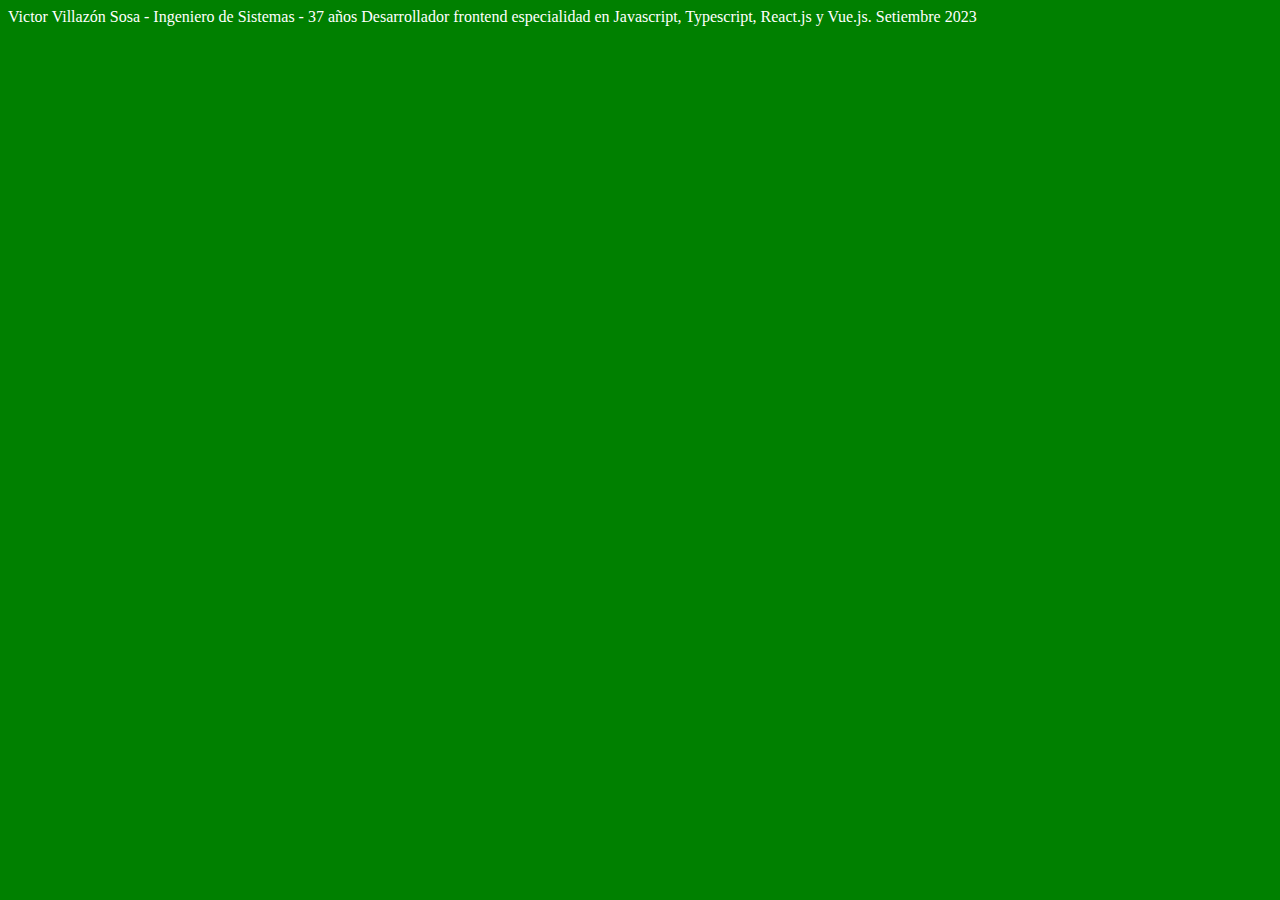
<file: Semana 1/index.html>
<!DOCTYPE html>
<html lang="en">
<head>
  <meta charset="UTF-8">
  <meta name="viewport" content="width=device-width, initial-scale=1.0">
  <title>Victor Villazón</title>
  <style>
    body {
      background-color: green;
      color: white;
    }
  </style>
</head>
<body>
  Victor Villazón Sosa - Ingeniero de Sistemas - 37 años
  Desarrollador frontend especialidad en Javascript, Typescript, React.js y Vue.js.
  Setiembre 2023
</body>
</html>
</file>
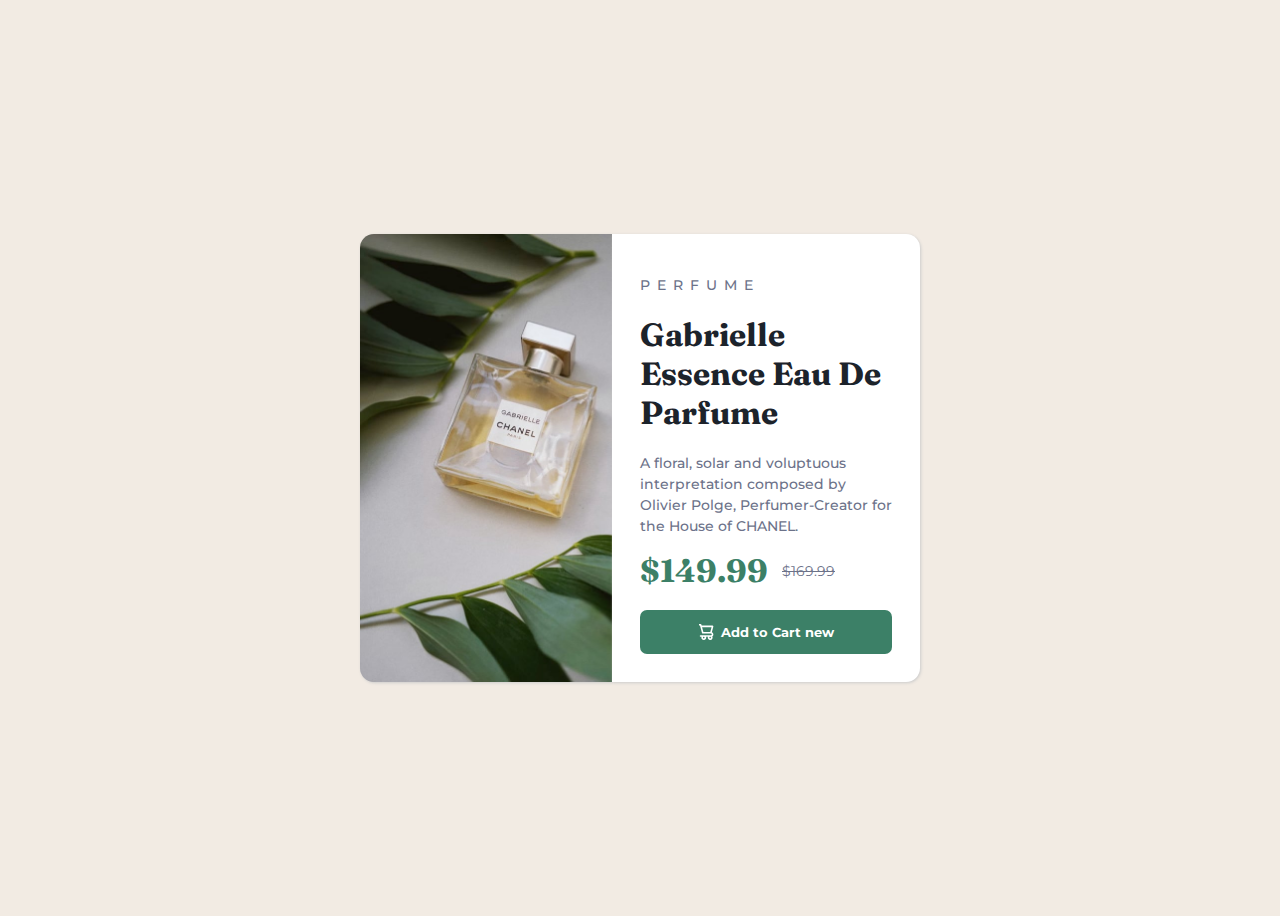
<file: Clase 2/Reto 1/index.html>
<!DOCTYPE html>
<html lang="es">

<head>
  <meta charset="UTF-8">
  <meta name="viewport" 
  content="width=device-width, initial-scale=1.0">

  <title>Document</title>
  <link rel="stylesheet" href="./style.css">
</head>

<body>

  <main>
    <section class="Photo-Product">

    </section>
    <section class="Content-Product">
      <h3>Perfume</h3>

      <h1> Gabrielle Essence Eau De Parfume</h1>

      <p>
        A floral, solar and voluptuous interpretation composed by Olivier Polge,
        Perfumer-Creator for the House of CHANEL.
      </p>
      <div>
        <span>$149.99</span>
        <s>$169.99</s>
      </div>


      <button>
        <img src="./images/icon-cart.svg" />
        Add to Cart new
    </section>

  </main>
</body>

</html>
</file>
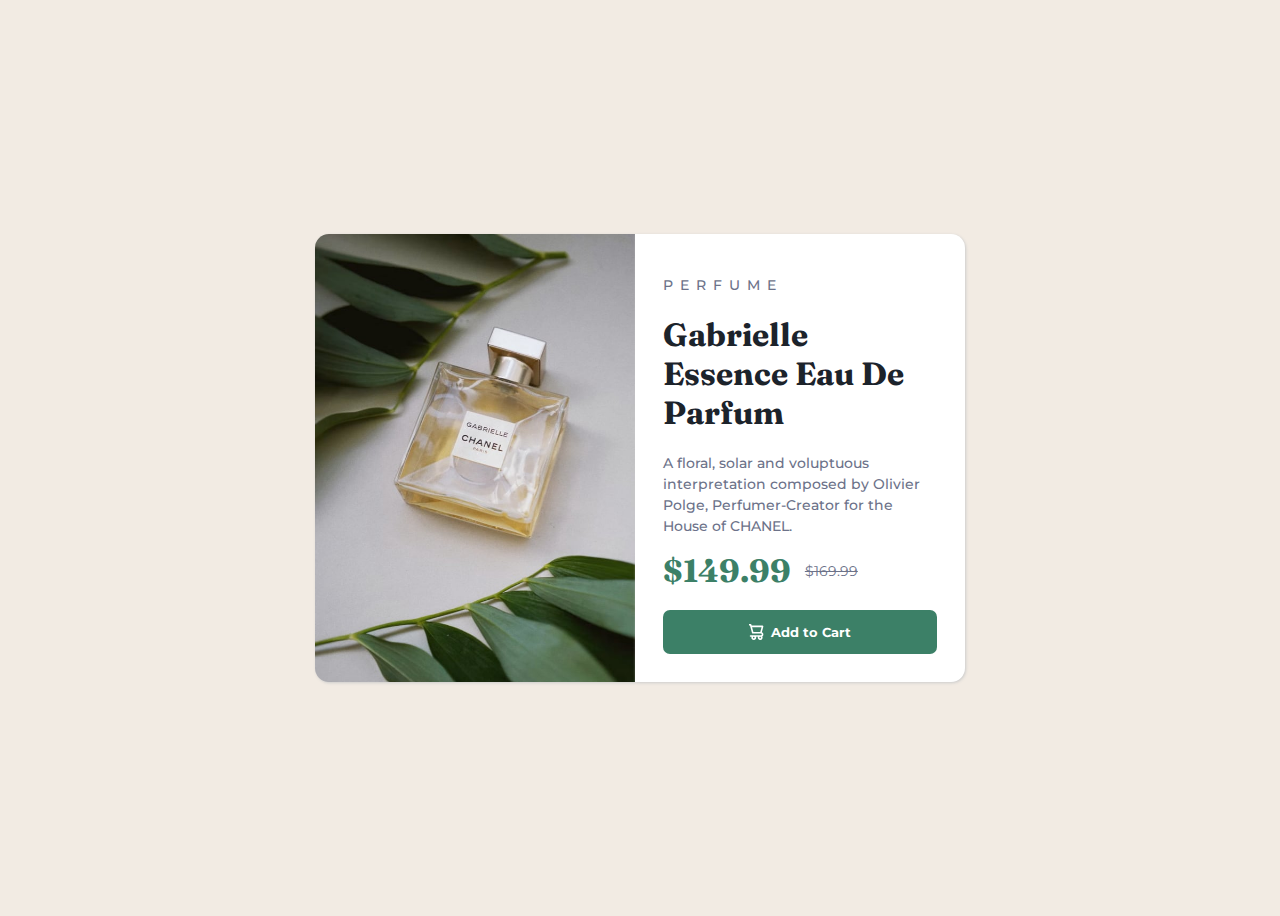
<file: Semana 2/Reto 1/index.html>
<!DOCTYPE html>
<html lang="en">
<head>
  <meta charset="UTF-8">
  <meta name="viewport" content="width=device-width, initial-scale=1.0">
  <title>Document</title>
  <link rel="stylesheet" href="./styles.css">
  <!-- <style>
    body {
      background-color: hsl(30, 38%, 92%);
    }
  </style> -->
</head>
<body>
  <main>
    <section class="photo">
      <!-- <img src="./images/image-product-desktop.jpg" width="350" /> -->
    </section>
    <section class="content">
      <h3>perfume</h3>

      <h1>Gabrielle Essence Eau De Parfum</h1>

      <p>A floral, solar and voluptuous interpretation composed by Olivier Polge, Perfumer-Creator for the House of CHANEL.</p>

      <div>
        <span>$149.99</span>
        <s>$169.99</s>
      </div>

      <button>
        <img src="./images/icon-cart.svg" />
        Add to Cart
      </button>
    </section>
  </main>
</body>
</html>
</file>
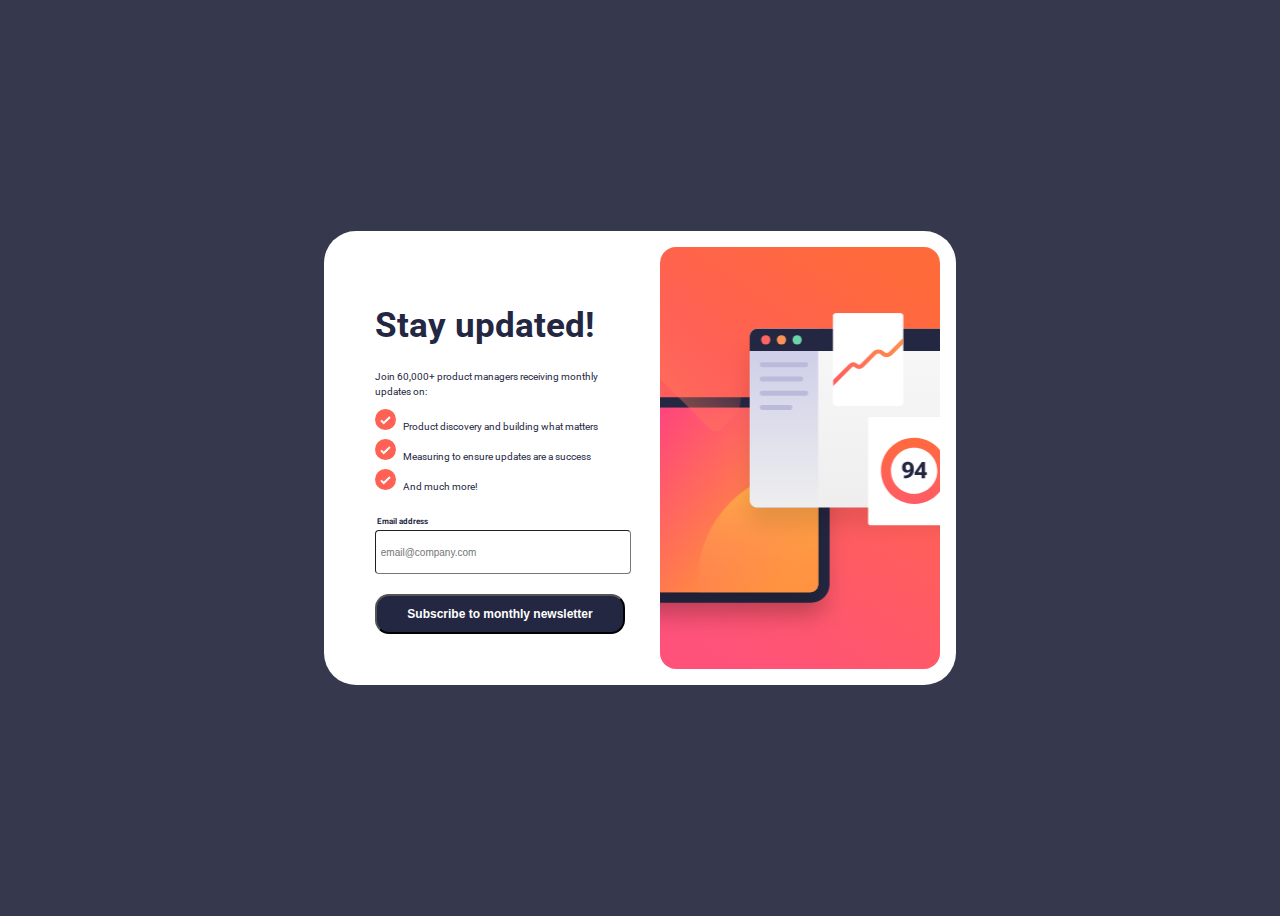
<file: Semana 2/Reto 2/index.html>
<!DOCTYPE html>
<html lang="en">

<head>
  <meta charset="UTF-8">
  <meta name="viewport" content="width=device-width, initial-scale=1.0">
  <!-- displays site properly based on user's device -->

  <link rel="stylesheet" href="./style.css">

  <title>Document</title>


  <style>
    .attribution {
      font-size: 11px;
      text-align: center;
    }

    .attribution a {
      color: hsl(228, 45%, 44%);
    }
  </style>
</head>

<body>

  <main>

    <section class="Content-Forms">
      <h1>Stay updated!</h1>

      <p>
        Join 60,000+ product managers receiving monthly updates on:
      <p>

      <ul>
        <li>Product discovery and building what matters</li>
        <li>Measuring to ensure updates are a success</li>
        <li>And much more!</li>
      </ul>


      <form>
        <label>
          <div class="Label-Email">
            Email address
          </div>
          <input type="email" name="email" required placeholder=" email@company.com" />
        </label>

        <div class="Button-Email">
           <input type="submit" value="Subscribe to monthly newsletter" />
        </div>
      </form>



    </section>

    <section class="Photo-Forms">

    </section>

  </main>




</body>

</html>
</file>
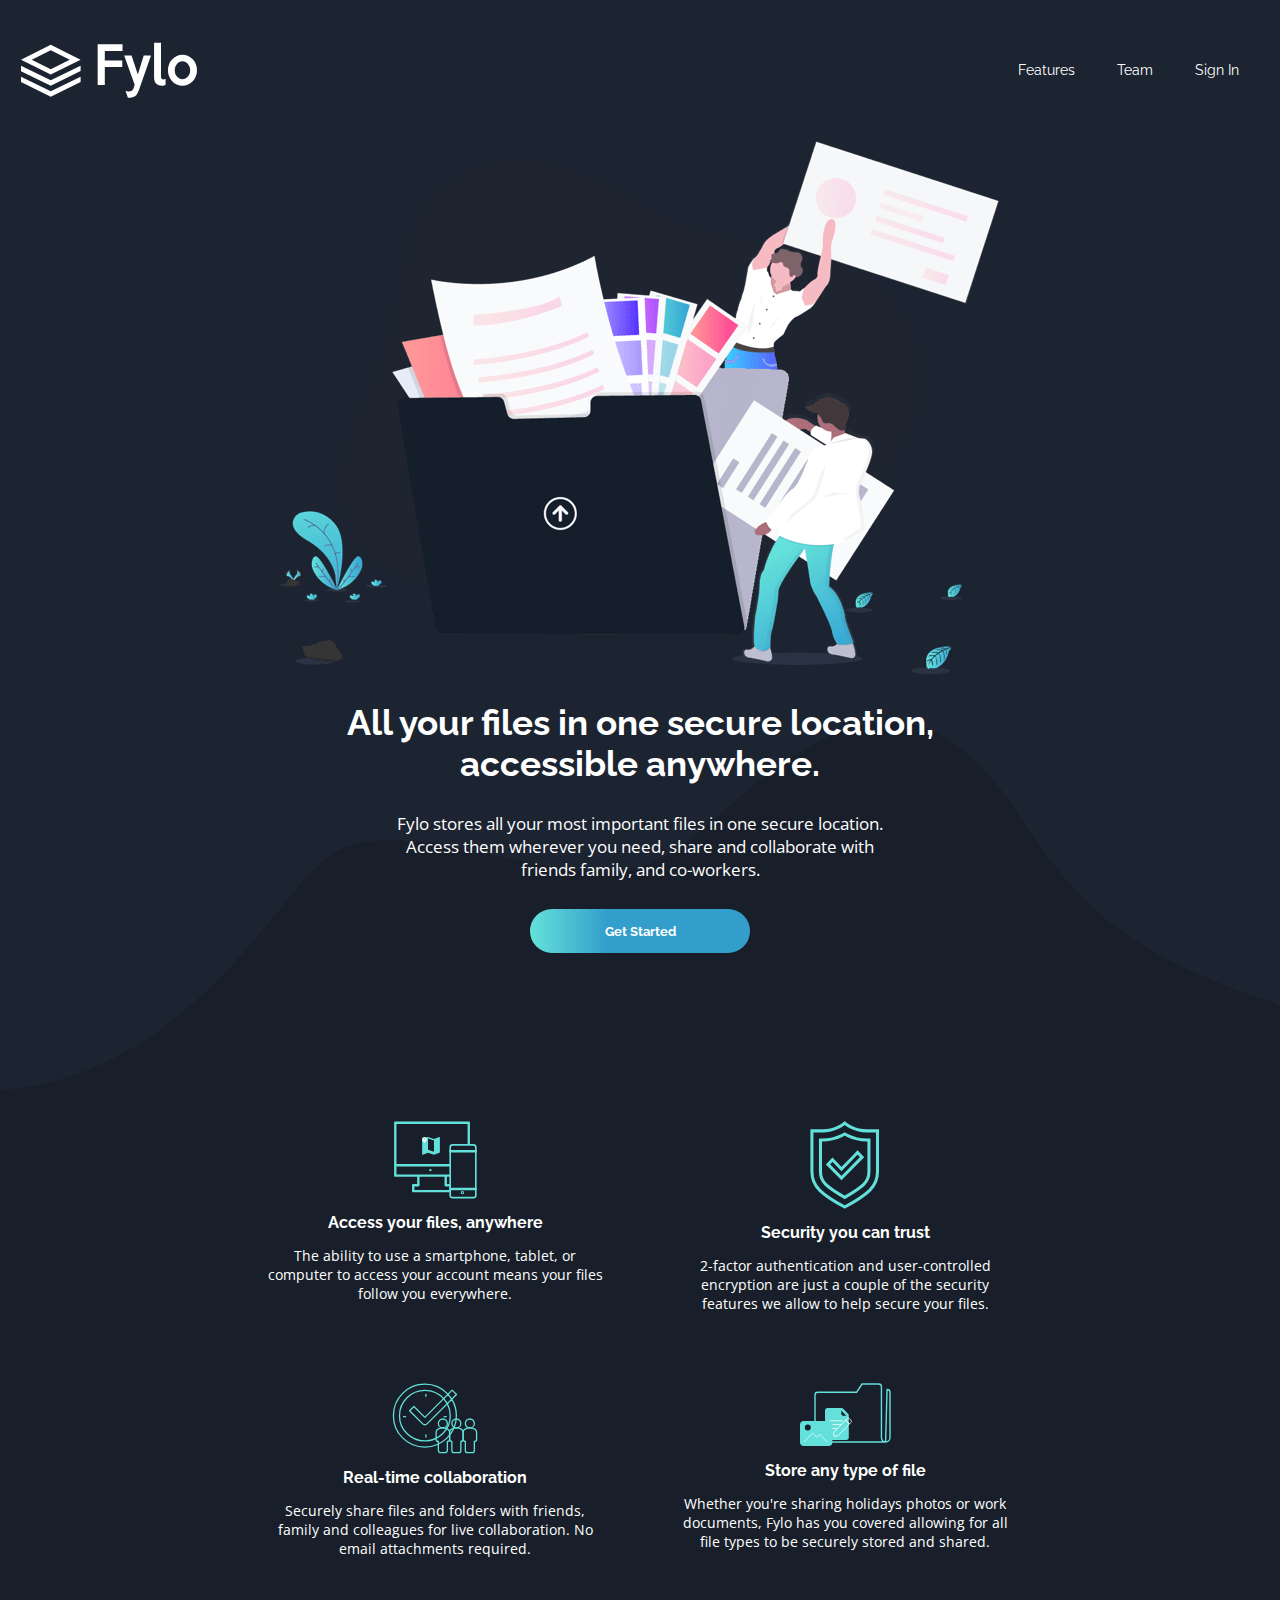
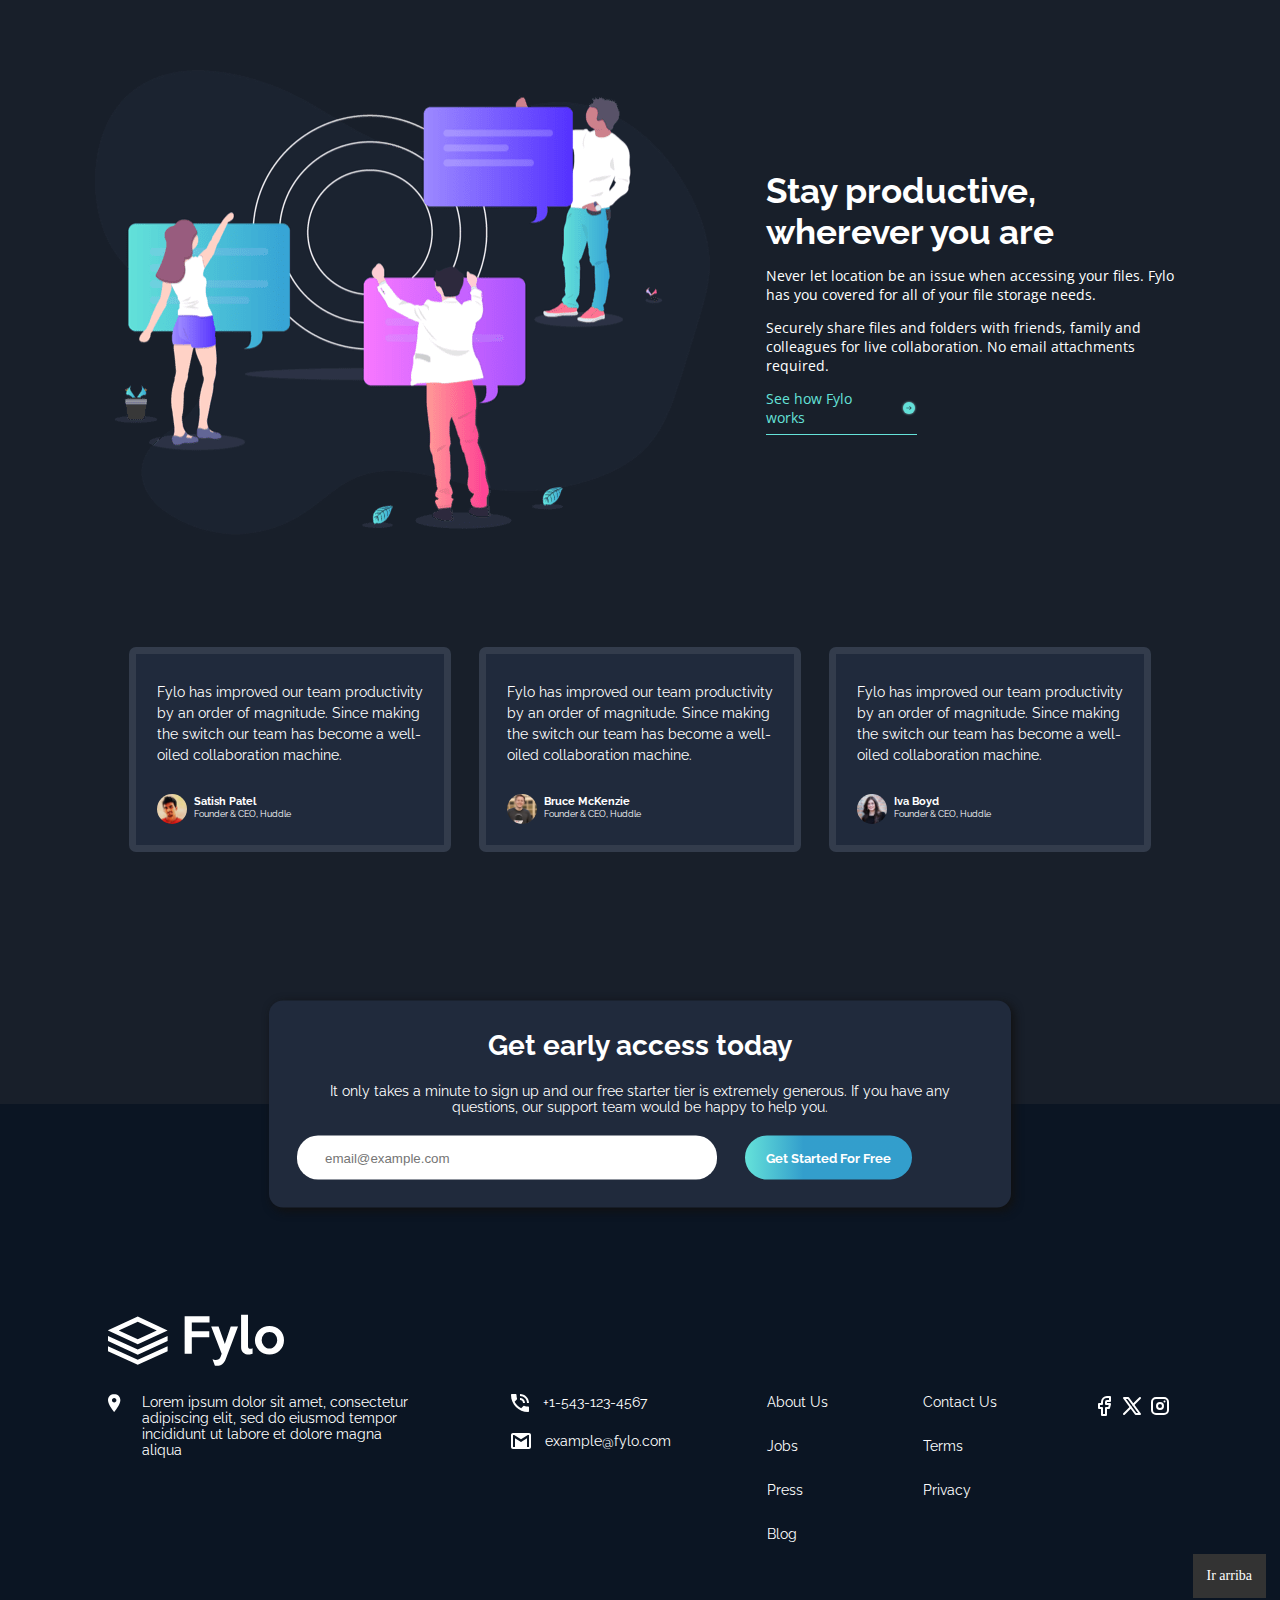
<file: Semana 3/dia01-modelo-de-caja/index.html>
<!DOCTYPE html>
<html lang="en">
<head>
  <meta charset="UTF-8">
  <meta name="viewport" content="width=device-width, initial-scale=1.0">
  <title>Día 01 - Modelos de caja</title>
  <link rel="stylesheet" href="./css/index.css">
</head>
<body>
  <header id="top" class="header wrapper">
    <img class="header__logo" src="./images/logo.svg" />

    <nav>
      <ul class="header__nav">
        <li>
          <a href="#">Features</a>
        </li>
        <li>
          <a href="#">Team</a>
        </li>
        <li>
          <a href="#">Sign In</a>
        </li>
      </ul>
    </nav>
  </header>

  <main>
    <section class="hero">
      <img class="hero__image" src="./images/illustration-intro.png" />

      <h2 class="hero__title">All your files in one secure location, accessible anywhere.</h2>

      <p class="hero__text">Fylo stores all your most important files in one secure location. Access them wherever 
        you need, share and collaborate with friends family, and co-workers.</p>

      <button class="hero__button">Get Started</button>
    </section>

    <section class="features">
      <article class="feature">
        <img class="feature__image" src="./images/icon-access-anywhere.svg" />

        <h3 class="feature__title">Access your files, anywhere</h3>

        <p class="feature__text">The ability to use a smartphone, tablet, or computer to access your account means your files follow you everywhere.</p>
      </article>

      <article class="feature">
        <img class="feature__image" src="./images/icon-security.svg" />

        <h3 class="feature__title">Security you can trust</h3>

        <p class="feature__text">2-factor authentication and user-controlled encryption are just a couple of the security features we allow to help secure your files.</p>
      </article>

      <article class="feature">
        <img class="feature__image" src="./images/icon-collaboration.svg" />

        <h3 class="feature__title">Real-time collaboration</h3>

        <p class="feature__text">Securely share files and folders with friends, family and colleagues for live collaboration. No email attachments required.</p>
      </article>

      <article class="feature">
        <img class="feature__image" src="./images/icon-any-file.svg" />

        <h3 class="feature__title">Store any type of file</h3>

        <p class="feature__text">Whether you're sharing holidays photos or work documents, Fylo has you covered allowing for all file types to be securely stored and shared.</p>
      </article>
    </section>

    <section class="collaboration">
      <img src="./images/illustration-stay-productive.png" />

      <div class="how_works">
        <h3 class="how_works__title">Stay productive, wherever you are</h3>

        <p class="how_works__text">Never let location be an issue when accessing your files. Fylo has you covered for all of your file 
          storage needs.</p>

        <p class="how_works__text">Securely share files and folders with friends, family and colleagues for live collaboration. No email 
          attachments required.</p>

        <a href="#" class="how_works__button">
          See how Fylo works
          <svg width="16" height="16" xmlns="http://www.w3.org/2000/svg" xmlns:xlink="http://www.w3.org/1999/xlink"><defs><circle id="b" cx="6" cy="6" r="6"/><filter x="-25%" y="-25%" width="150%" height="150%" filterUnits="objectBoundingBox" id="a"><feOffset in="SourceAlpha" result="shadowOffsetOuter1"/><feGaussianBlur stdDeviation="1" in="shadowOffsetOuter1" result="shadowBlurOuter1"/><feColorMatrix values="0 0 0 0 0.384313725 0 0 0 0 0.878431373 0 0 0 0 0.850980392 0 0 0 0.811141304 0" in="shadowBlurOuter1"/></filter></defs><g fill="none" fill-rule="evenodd"><g transform="translate(2 2)"><use fill="#000" filter="url(#a)" xlink:href="#b"/><use fill="#62E0D9" xlink:href="#b"/></g><path d="M8.582 6l-.363.35 1.452 1.4H5.333v.5h4.338L8.22 9.65l.363.35 2.074-2z" fill="#1B2330"/></g></svg>
        </a>
      </div>
    </section>

    <section class="testimonials">
      <article class="testimonial">
        <p class="testimonial__text">Fylo has improved our team productivity by an order of magnitude. Since making the switch our team has 
          become a well-oiled collaboration machine.</p>

        <div class="testimonial__profile">
          <img src="./images/profile-1.jpg" width="30" height="30" />
          <div>
            <h4>Satish Patel</h4>
            <h5>Founder & CEO, Huddle</h5>
          </div>
        </div>
      </article>

      <article class="testimonial">
        <p class="testimonial__text">Fylo has improved our team productivity by an order of magnitude. Since making the switch our team has 
      become a well-oiled collaboration machine.</p>

        <div class="testimonial__profile">
          <img src="./images/profile-2.jpg" width="30" height="30" />
          <div>
            <h4>Bruce McKenzie</h4>
            <h5>Founder & CEO, Huddle</h5>
          </div>
        </div>
      </article>

      <article class="testimonial">
        <p class="testimonial__text">Fylo has improved our team productivity by an order of magnitude. Since making the switch our team has 
        become a well-oiled collaboration machine.</p>
  
        <div class="testimonial__profile">
          <img src="./images/profile-3.jpg" width="30" height="30" />
          <div>
            <h4>Iva Boyd</h4>
            <h5>Founder & CEO, Huddle</h5>
          </div>
        </div>
      </article>
    </section>
  </main>

  <footer class="footer">
    <section id="earlyAccess" class="early-access">
      <h2>Get early access today</h2>
      
      <p>It only takes a minute to sign up and our free starter tier is extremely generous. If you have any questions, our support team would be happy to help you.</p>
      
      <form>
        <input type="text" placeholder="email@example.com" />
        <input type="submit" value="Get Started For Free" />
      </form>
    </section>

    <div class="footer--wrapper">
      <img src="./images/logo.svg" />
      <div class="footer-info">
        <div class="footer-info__description">
          <img src="./images/icon-location.svg" />
          Lorem ipsum dolor sit amet, consectetur adipiscing elit, sed do eiusmod tempor incididunt ut labore et 
          dolore magna aliqua
        </div>

        <div class="footer-info__contact">
          <span>
            <img src="./images/icon-phone.svg" />
            +1-543-123-4567
          </span>
          <span>
            <img src="./images/icon-email.svg" />
            example@fylo.com
          </span>
        </div>

        <div class="footer-info__links">
          <a href="#">About Us</a>
          <a href="#">Jobs</a>
          <a href="#">Press</a>
          <a href="#">Blog</a>
        </div>

        <div class="footer-info__links">
          <a href="#earlyAccess">Contact Us</a>
          <a href="#">Terms</a>
          <a href="#">Privacy</a>
        </div>

        <div class="footer-info__social">
          <a href="#">
            <svg xmlns="http://www.w3.org/2000/svg" class="icon icon-tabler icon-tabler-brand-facebook" width="24" height="24" viewBox="0 0 24 24" stroke-width="2" stroke="currentColor" fill="none" stroke-linecap="round" stroke-linejoin="round">
              <path stroke="none" d="M0 0h24v24H0z" fill="none"></path>
              <path d="M7 10v4h3v7h4v-7h3l1 -4h-4v-2a1 1 0 0 1 1 -1h3v-4h-3a5 5 0 0 0 -5 5v2h-3"></path>
           </svg>
          </a>
          <a href="#">
            <svg xmlns="http://www.w3.org/2000/svg" class="icon icon-tabler icon-tabler-brand-x" width="24" height="24" viewBox="0 0 24 24" stroke-width="2" stroke="currentColor" fill="none" stroke-linecap="round" stroke-linejoin="round">
              <path stroke="none" d="M0 0h24v24H0z" fill="none"></path>
              <path d="M4 4l11.733 16h4.267l-11.733 -16z"></path>
              <path d="M4 20l6.768 -6.768m2.46 -2.46l6.772 -6.772"></path>
           </svg>
          </a>
          <a href="#">
            <svg xmlns="http://www.w3.org/2000/svg" class="icon icon-tabler icon-tabler-brand-instagram" width="24" height="24" viewBox="0 0 24 24" stroke-width="2" stroke="currentColor" fill="none" stroke-linecap="round" stroke-linejoin="round">
              <path stroke="none" d="M0 0h24v24H0z" fill="none"></path>
              <path d="M4 4m0 4a4 4 0 0 1 4 -4h8a4 4 0 0 1 4 4v8a4 4 0 0 1 -4 4h-8a4 4 0 0 1 -4 -4z"></path>
              <path d="M12 12m-3 0a3 3 0 1 0 6 0a3 3 0 1 0 -6 0"></path>
              <path d="M16.5 7.5l0 .01"></path>
           </svg>
          </a>
        </div>
      </div>
    </div>
  </footer>

  <a href="#top" class="top">Ir arriba</a>
</body>
</file>
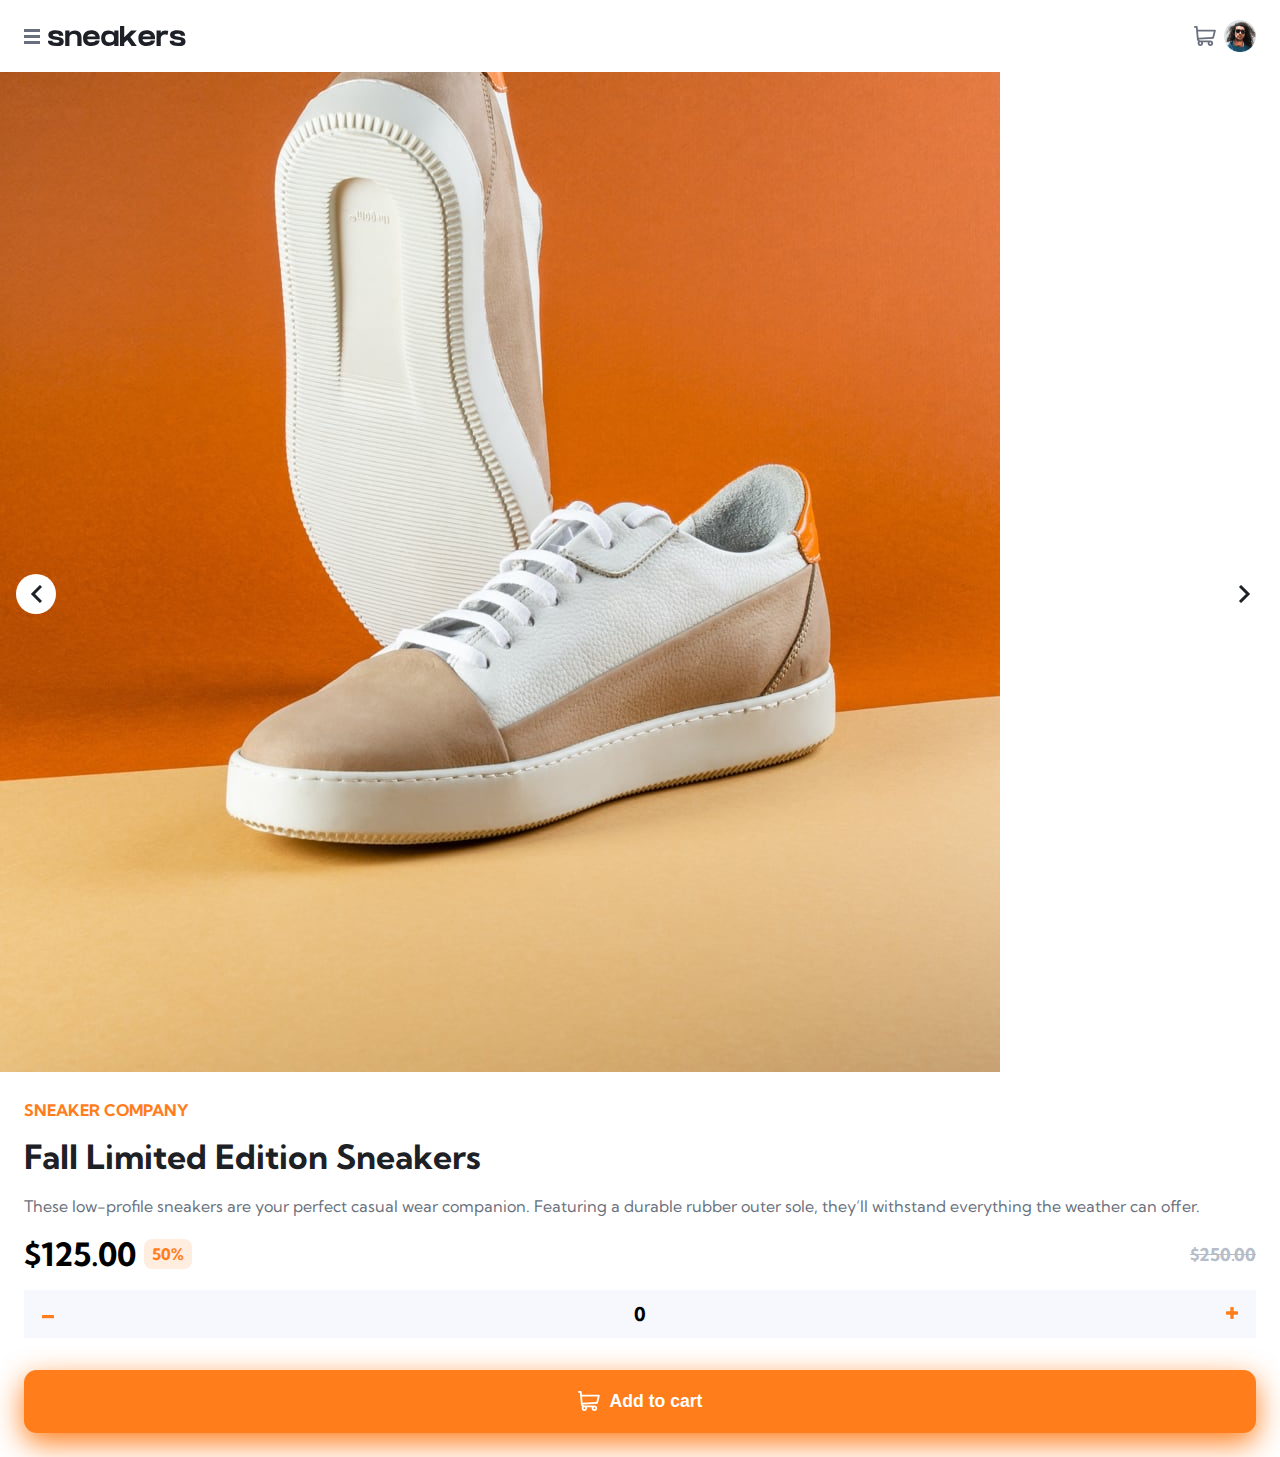
<file: Semana 4/dia02-ecommerce-css/index.html>
<!DOCTYPE html>
<html lang="en">
<head>
  <meta charset="UTF-8">
  <meta name="viewport" content="width=device-width, initial-scale=1.0">
  <title>Document</title>
  <link rel="stylesheet" href="./css/index.css">
</head>
<body>
  <header class="header">
    <div class="header__wrapper">
      <img class="header__menu" src="./images/icon-menu.svg" />
      <img class="header__logo" src="./images/logo.svg" />
    </div>
    <nav style="display: none;">
      Collections
      Men
      Women
      About
      Contact
    </nav>
    <!-- EMMET: div.header__wrapper -->
    <div class="header__wrapper">
      <img class="header__cart" src="./images/icon-cart.svg" />
      <img class="header__avatar" src="./images/image-avatar.png" width="32" height="32" />
    </div>
  </header>
  
  <main>
    <section class="gallery">
      <div class="gallery__prev">
        <img src="./images/icon-previous.svg" />
      </div>
      <img src="./images/image-product-1.jpg">
      <div class="gallery__next">
        <img src="./images/icon-next.svg" />
      </div>
    </section>
    
    <section class="product">
      <h2 class="product__subtitle">sneaker company</h2>

      <h1 class="product__title">Fall Limited Edition Sneakers</h1>

      <p class="product__description">These low-profile sneakers are your perfect casual wear companion. Featuring a 
        durable rubber outer sole, they’ll withstand everything the weather can offer.</p>

      <div class="product__price">
        <div class="product__wrapper">
          <span class="product__amount">$125.00</span>
          <span class="product__discount">50%</span>
        </div>
        <span class="product__price-with-discount">$250.00</span>
      </div>

      <div class="product__qty">
        <button>
          <img src="./images/icon-minus.svg" />
        </button>
        <span>0</span>
        <button>
          <img src="./images/icon-plus.svg" />
        </button>
      </div>
      
      <button class="product__add-to-cart">
        <svg width="22" height="20" xmlns="http://www.w3.org/2000/svg"><path d="M20.925 3.641H3.863L3.61.816A.896.896 0 0 0 2.717 0H.897a.896.896 0 1 0 0 1.792h1l1.031 11.483c.073.828.52 1.726 1.291 2.336C2.83 17.385 4.099 20 6.359 20c1.875 0 3.197-1.87 2.554-3.642h4.905c-.642 1.77.677 3.642 2.555 3.642a2.72 2.72 0 0 0 2.717-2.717 2.72 2.72 0 0 0-2.717-2.717H6.365c-.681 0-1.274-.41-1.53-1.009l14.321-.842a.896.896 0 0 0 .817-.677l1.821-7.283a.897.897 0 0 0-.87-1.114ZM6.358 18.208a.926.926 0 0 1 0-1.85.926.926 0 0 1 0 1.85Zm10.015 0a.926.926 0 0 1 0-1.85.926.926 0 0 1 0 1.85Zm2.021-7.243-13.8.81-.57-6.341h15.753l-1.383 5.53Z" fill="#69707D" fill-rule="nonzero"/></svg>
        Add to cart
      </button>
    </section>
  </main>
</body>
</html>
</file>
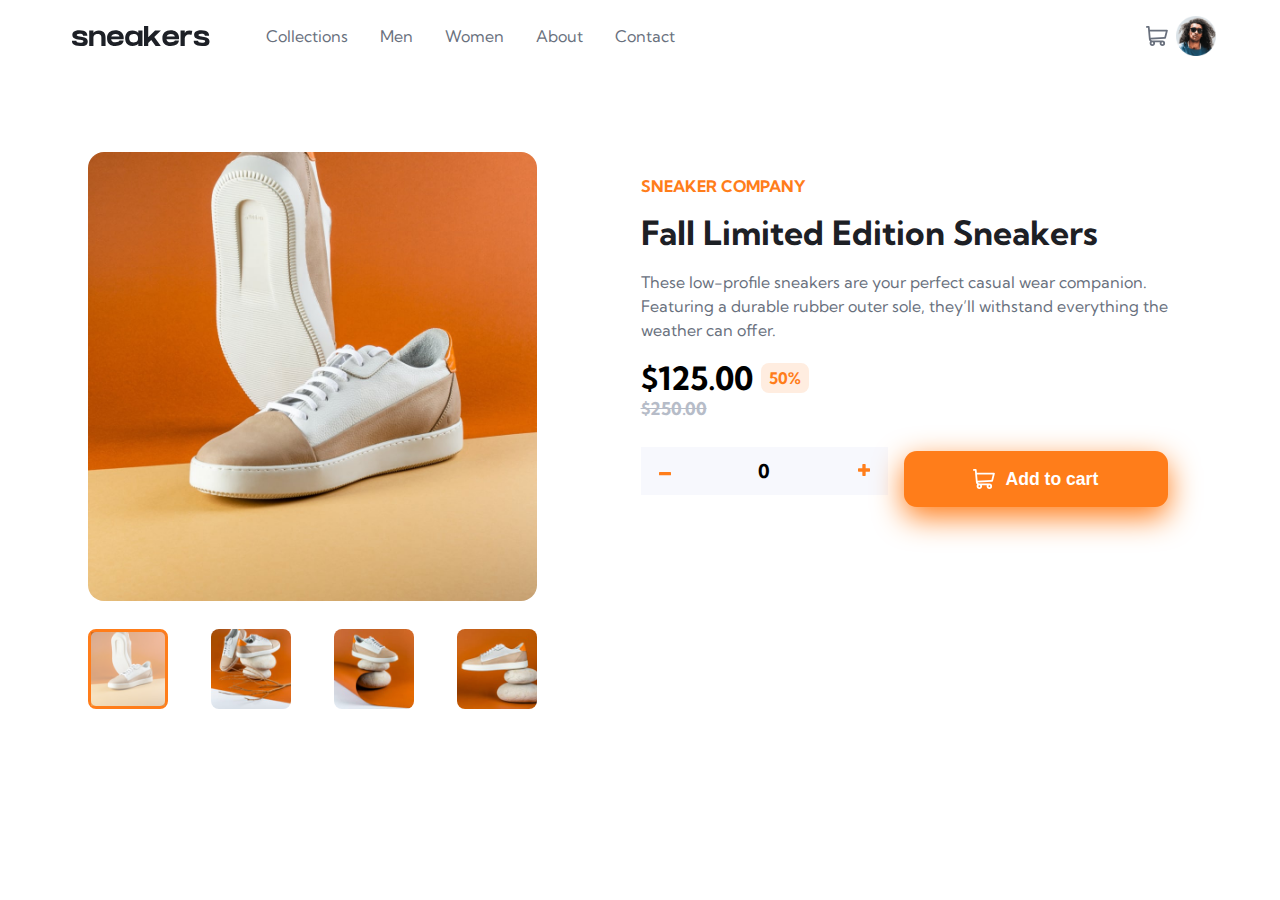
<file: Semana 4/dia03-ecommerce-css/index.html>
<!DOCTYPE html>
<html lang="en">
<head>
  <meta charset="UTF-8">
  <meta name="viewport" content="width=device-width, initial-scale=1.0">
  <title>Document</title>
  <link rel="stylesheet" href="./css/index.css">
</head>
<body>
  <header class="header wrapper">
    
    <div class="header__wrapper">
      <label for="menu">
        <img class="header__menu" src="./images/icon-menu.svg" />
      </label>

      <input id="menu" class="header-menu" type="checkbox" />

      <img class="header__logo" src="./images/logo.svg" />
      <nav class="header__links header__links--menu">
        <label for="menu">X</label>
        <a href="#">Collections</a>
        <a href="#">Men</a>
        <a href="#">Women</a>
        <a href="#">About</a>
        <a href="#">Contact</a>
      </nav>
    </div>
    <!-- EMMET: div.header__wrapper -->
    <div class="header__wrapper">
      <img class="header__cart" src="./images/icon-cart.svg" />
      <img class="header__avatar" src="./images/image-avatar.png" width="40" height="32" />
    </div>
  </header>
  
  <main>
    <section class="product-detail wrapper">
      <section class="gallery">
        <div class="gallery__prev">
          <img src="./images/icon-previous.svg" />
        </div>
        <img class="gallery__image" src="./images/image-product-1.jpg">
        <div class="gallery__next">
          <img src="./images/icon-next.svg" />
        </div>
        <div class="gallery-product-thumbnails">
          <figure class="gallery-product-thumbnails--active">
            <img src="./images/image-product-1-thumbnail.jpg" width="80" height="80" />
          </figure>
          <figure>
            <img src="./images/image-product-2-thumbnail.jpg" width="80" height="80" />
          </figure>
          <figure>
            <img src="./images/image-product-3-thumbnail.jpg" width="80" height="80" />
          </figure>
          <figure>
            <img src="./images/image-product-4-thumbnail.jpg" width="80" height="80" />
          </figure>
        </div>
      </section>
      
      <section class="product">
        <h2 class="product__subtitle">sneaker company</h2>

        <h1 class="product__title">Fall Limited Edition Sneakers</h1>

        <p class="product__description">These low-profile sneakers are your perfect casual wear companion. Featuring a 
          durable rubber outer sole, they’ll withstand everything the weather can offer.</p>

        <div class="product__price">
          <div class="product__wrapper">
            <span class="product__amount">$125.00</span>
            <span class="product__discount">50%</span>
          </div>
          <span class="product__price-with-discount">$250.00</span>
        </div>

        <div class="product-actions">
          <div class="product__qty">
            <button>
              <img src="./images/icon-minus.svg" />
            </button>
            <span>0</span>
            <button>
              <img src="./images/icon-plus.svg" />
            </button>
          </div>
          
          <button class="product__add-to-cart">
            <svg width="22" height="20" xmlns="http://www.w3.org/2000/svg"><path d="M20.925 3.641H3.863L3.61.816A.896.896 0 0 0 2.717 0H.897a.896.896 0 1 0 0 1.792h1l1.031 11.483c.073.828.52 1.726 1.291 2.336C2.83 17.385 4.099 20 6.359 20c1.875 0 3.197-1.87 2.554-3.642h4.905c-.642 1.77.677 3.642 2.555 3.642a2.72 2.72 0 0 0 2.717-2.717 2.72 2.72 0 0 0-2.717-2.717H6.365c-.681 0-1.274-.41-1.53-1.009l14.321-.842a.896.896 0 0 0 .817-.677l1.821-7.283a.897.897 0 0 0-.87-1.114ZM6.358 18.208a.926.926 0 0 1 0-1.85.926.926 0 0 1 0 1.85Zm10.015 0a.926.926 0 0 1 0-1.85.926.926 0 0 1 0 1.85Zm2.021-7.243-13.8.81-.57-6.341h15.753l-1.383 5.53Z" fill="#69707D" fill-rule="nonzero"/></svg>
            Add to cart
          </button>
        </div>
      </section>
    </section>
  </main>
</body>
</html>
</file>
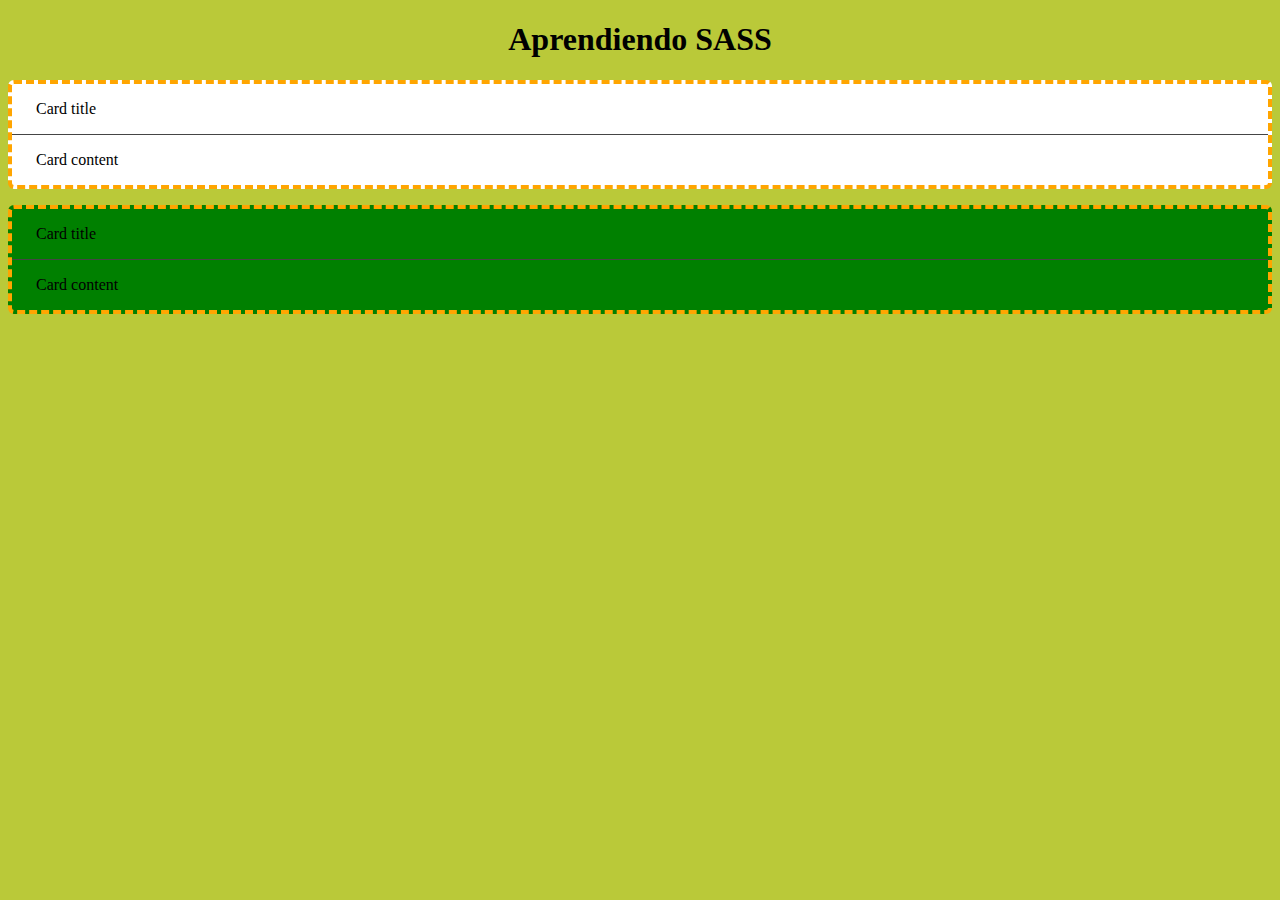
<file: Semana 5/dia02-sass/index.html>
<!DOCTYPE html>
<html lang="en">
<head>
  <meta charset="UTF-8">
  <meta name="viewport" content="width=device-width, initial-scale=1.0">
  <title>Aprendiendo SASS</title>
  <link rel="stylesheet" href="./sass/styles.css">
</head>
<body>
  <h1>Aprendiendo SASS</h1>

  <div class="card">
    <div class="card__header">
      <div class="card__title">Card title</div>
    </div>
    <div class="card__body">
      Card content
    </div>
  </div>

  <div class="card card--success">
    <div class="card__header">
      <div class="card__title">Card title</div>
    </div>
    <div class="card__body">
      Card content
    </div>
  </div>

</body>
</html>
</file>
<file: Clase 2/Reto 1/style.css>
@import url('https://fonts.googleapis.com/css2?family=Montserrat:wght@500;700&display=swap');
@import url('https://fonts.googleapis.com/css2?family=Fraunces:opsz,wght@1,9..144,700&display=swap');

/*
font-family: 'Montserrat', sans-serif;
font-family: 'Fraunces', serif;
*/
body {
    background-color: hsl(30, 38%, 92%);
    font-size: 14px;
    font-family: 'Montserrat', sans-serif;

    height: 100vh;

    display: flex;
    justify-content: center;
    align-items: center;
}

main {
    /*  background-color: red;*/
    width: 560px;
    min-height: 400px;

    display: flex;
}

.Photo-Product {
    background-color: blue;
    width: 280px;
    background-image: url(./images/image-product-desktop.jpg);
    background-size: cover;
    background-repeat: no-repeat;
    border-radius: 14px 0 0 14px;
    box-shadow: 1px 1px 3px #ccc;


}

.Content-Product {
    /*   background-color: yellow;*/
    background-color: hsl(0, 0%, 100%);
    width: 280px;
    padding: 28px;
    border-radius: 0 14px 14px 0;
    box-shadow: 1px 1px 3px #ccc;

}

.Content-Product h3 {
    text-transform: uppercase;
    font-weight: 500;
    font-size: 14px;
    letter-spacing: 7px;
    color: hsl(228, 12%, 48%);
}

.Content-Product h1 {
    font-family: 'Fraunces', serif;
    font-weight: 700;
    font-size: 32px;
    color: hsl(212, 21%, 14%)
}

.Content-Product p {
    color: hsl(228, 12%, 48%);
    font-weight: 500;
    line-height: 1.5;
}

.Content-Product div {
    display: flex;
    align-items: center;
    gap: 14px;
}

.Content-Product span {
    font-family: 'Fraunces', serif;
    font-size: 32px;
    font-weight: 700;
    color: hsl(158, 36%, 37%);
}

.Content-Product s {
    color: hsl(228, 12%, 48%);
}

.Content-Product button {
    border: 0;
    font-family: 'Montserrat', sans-serif;
    font-weight: 700;
    background-color: hsl(158, 36%, 37%);
    color: hsl(0, 0%, 100%);
    padding: 14px;
    width: 100%;
    display: flex;
    justify-content: center;
    gap: 7px;
    border-radius: 7px;
    margin-top: 20px;
    cursor: pointer;
}

.Content-Product button:hover {
    background-color: hsl(158, 36%, 21%);

}
</file>
<file: Semana 2/Reto 1/styles.css>
@import url('https://fonts.googleapis.com/css2?family=Montserrat:wght@500;700&display=swap');
@import url('https://fonts.googleapis.com/css2?family=Fraunces:opsz,wght@9..144,700&display=swap');

/*
  font-family: 'Montserrat', sans-serif;
  font-family: 'Fraunces', serif;
*/

body {
  background-color: hsl(30, 38%, 92%);
  font-size: 14px;
  font-family: 'Montserrat', sans-serif;

  height: 100vh; /* Viewport Height - alto de lo visible pantalla*/

  display: flex;
  justify-content: center;
  align-items: center;
}

main {
  /* background-color: red; */
  width: 650px;
  min-height: 400px;

  display: flex;
}

.photo {
  background-color: blue;
  /* width: 50%; */
  width: 350px;
  background-image: url(./images/image-product-desktop.jpg);
  background-size: cover;
  background-repeat: no-repeat;

  border-radius: 14px 0 0 14px;
  box-shadow: 1px 1px 3px #ccc;
}

.content {
  background-color: hsl(0, 0%, 100%);
  /* width: 50%; */
  width: 300px;
  padding: 28px;

  border-radius: 0 14px 14px 0;
  box-shadow: 1px 1px 3px #ccc;
}

.content h3 {
  text-transform: uppercase;
  font-weight: 500;
  font-size: 14px;
  letter-spacing: 7px;
  color: hsl(228, 12%, 48%);
}

.content h1 {
  font-family: 'Fraunces', serif;
  font-weight: 700;
  font-size: 32px;
  color: hsl(212, 21%, 14%);
}

.content p {
  color: hsl(228, 12%, 48%);
  font-weight: 500;
  line-height: 1.5;
}

.content div {
  display: flex;
  align-items: center;
  gap: 14px;
}

.content span {
  font-family: 'Fraunces', serif;
  font-size: 32px;
  font-weight: 700;
  color: hsl(158, 36%, 37%);
}

.content s {
  color: hsl(228, 12%, 48%);
}

.content button {
  border: 0;
  font-family: 'Montserrat', sans-serif;
  font-weight: 700;
  background-color: hsl(158, 36%, 37%);
  color: hsl(0, 0%, 100%);
  padding: 14px;
  width: 100%;
  display: flex;
  justify-content: center;
  gap: 7px;
  border-radius: 7px;
  margin-top: 20px;
  cursor: pointer;
}

.content button:hover {
  background-color: hsl(158, 52%, 20%);
}
</file>
<file: Semana 2/Reto 2/style.css>
@import url('https://fonts.googleapis.com/css2?family=Roboto:wght@400;700&display=swap');

/*- Tomato: hsl(4, 100%, 67%)

### Neutral

- Dark Slate Grey: hsl(234, 29%, 20%)
- Charcoal Grey: hsl(235, 18%, 26%)
- Grey: hsl(231, 7%, 60%)
- White: hsl(0, 0%, 100%)

## Typography

### Body Copy

- Font size (paragraph): 16px

font-family: 'Roboto', sans-serif;
*/

body {
    background-color: hsl(235, 18%, 26%);
    font-family: 'Roboto', sans-serif;
    height: 100vh;

    display: flex;
    justify-content: center;
    align-items: center;
}

main {
    background-color: hsl(0, 0%, 100%);
    width: 600px;
    min-height: 400px;
    display: flex;
    padding: 16px;
    border-radius: 32px;

}

.Content-Forms {
    color: hsl(234, 29%, 20%);
    padding: 35px;

}

.Content-Forms h1 {
    font-weight: 700;
    font-size: 35px;
}

.Content-Forms p {
    width: 100%;
    font-weight: 400;
    font-size: 10px;
    line-height: 1.5;

}


.Content-Forms ul {
    font-weight: 400;
    font-size: 10px;

    line-height: 2.5;
    list-style-image: url('./assets/images/icon-list.svg');
    list-style-position: inside;
    padding-left: 0;
}

.Content-Forms ul li {
    margin-top: 0;
}

.Label-Email {
    font-weight: 700;
    font-size: 8px;
    margin: 2px;
    display: inline-block; /* o display: inline; */

}
.Error-Email {
    font-weight: 700;
    font-size: 8px;
    margin: 2px;
    color: hsl(0, 70%, 50%); /* Tono rojo calido */
    display: inline-block; /* o display: inline; */
}

form label input {
    width: 100%;
    height: 40px;
    font-weight: 400;
    font-size: 10px;
    margin-top: 2px;
    border-width: 0.1px;
    border-radius: 4px;
    

}




.Button-Email input {
    margin-top: 20px;

    font-weight: 700;
    font-size: 12px;
    background-color: hsl(234, 29%, 20%);
    color: hsl(0, 0%, 100%);

    width: 250px;
    min-height: 40px;
    border-radius: 14px;

}



.Photo-Forms {
    /* background-color: blue;*/
    width: 55%;
    background-image: url(./assets/images/illustration-sign-up-desktop.svg);
    background-size: cover;
    background-repeat: no-repeat;
    background-position: center center;
    border-radius: 16px 16px 16px 16px;

}
</file>
<file: Semana 3/dia01-modelo-de-caja/css/index.css>
@import url('https://fonts.googleapis.com/css2?family=Open+Sans:wght@400;700&family=Raleway:wght@400;700&display=swap');

/*
  font-family: 'Open Sans', sans-serif;
  font-family: 'Raleway', sans-serif;
*/

@import './modules/variables.css';
@import './modules/resets.css';
@import './modules/general.css';
@import './modules/utils.css';

@import './modules/header.css';
@import './modules/hero.css';
@import './modules/features.css';
@import './modules/collaboration.css';
@import './modules/how_works.css';
@import './modules/testimonials.css';
@import './modules/early-access.css';
@import './modules/footer.css';
</file>
<file: Semana 4/dia02-ecommerce-css/css/index.css>
@import url('https://fonts.googleapis.com/css2?family=Kumbh+Sans:wght@400;700&display=swap');

/*
font-family: 'Kumbh Sans', sans-serif;
*/

:root {
  /* FONTS */
  --font-primary: 'Kumbh Sans', sans-serif;
  --font-size: 16px;
  --font-weight-regular: 400;
  --font-weight-bold: 700;

  /* COLORS */
  --primary-orange: hsl(26, 100%, 55%);
  --primary-pale-orange: hsl(25, 100%, 94%);

  --neutral-very-dark-blue: hsl(220, 13%, 13%);
  --neutral-dark-grayish-blue: hsl(219, 9%, 45%);
  --neutral-grayish-blue: hsl(220, 14%, 75%);
  --neutral-light-grayish-blue: hsl(223, 64%, 98%);

  --neutral-white: hsl(0, 0%, 100%);
  --neutral-black: hsl(0, 0%, 0%);
}

* {
  box-sizing: border-box;
  margin: 0;

  /* border: 1px solid red; */
}

html {
  font-size: var(--font-size);
}

body {
  font-family: var(--font-primary);
}

img {
  /* RWD para imágenes*/
  max-width: 100%;
  height: auto;
}

.header {
  /* border: 1px solid red; */

  height: 4.5rem; /* 72 / 16px */

  display: flex;
  justify-content: space-between;
  align-items: center;

  padding: 1.5rem;
}

.header__wrapper {
  display: flex;
  align-items: center;
  gap: 0.5rem;
}

.gallery {
  position: relative;

  /* border: 1px solid red; */
}

.gallery__prev,
.gallery__next {
  width: 40px;
  height: 40px;
  border-radius: 100%;
  display: flex;
  justify-content: center;
  align-items: center;

  background-color: var(--neutral-white);
  cursor: pointer;
}

.gallery__prev {
  position: absolute;
  top: 50%;
  left: 1rem;
}

.gallery__next {
  position: absolute;
  right: 1rem;
  top: 50%;
}

.product {
  /* border: 1px solid red; */

  padding: 1.5rem;
}

.product__subtitle {
  font-size: 1rem;
  font-weight: var(--font-weight-bold);
  text-transform: uppercase;
  color: var(--primary-orange)
}

.product__title {
  margin-top: 1rem;
  font-size: 2.1rem;
  font-weight: var(--font-weight-bold);
  color: var(--neutral-very-dark-blue);
}

.product__description {
  margin-top: 1rem;
  line-height: 1.5;
  color: var(--neutral-dark-grayish-blue);
}

.product__price {
  margin-top: 1rem;
  
  display: flex;
  justify-content: space-between;
  align-items: center;
}

.product__wrapper {
  display: flex;
  align-items: center;
  gap: .5rem;
}

.product__amount {
  font-size: 2rem;
  font-weight: var(--font-weight-bold);
}

.product__discount {
  background-color: var(--primary-pale-orange);
  color: var(--primary-orange);

  padding: .3rem .5rem;
  border-radius: .5rem;

  font-weight: var(--font-weight-bold);
}

.product__price-with-discount {
  font-size: 1.1rem;
  font-weight: var(--font-weight-bold);

  color: var(--neutral-grayish-blue);
  text-decoration: line-through;
}

.product__qty {
  margin-top: 1rem;

  width: 100%;
  /* border: 1px solid red; */

  display: flex;
  justify-content: space-between;
  align-content: stretch;
  align-items: center;

  background-color: var(--neutral-light-grayish-blue);
  border-radius: .5rem;
}

.product__qty button {
  width: 3rem;
  height: 3rem;
  border: none;
  background-color: var(--neutral-light-grayish-blue);
}

.product__qty span {
  font-size: 1.2rem;
  font-weight: var(--font-weight-bold);
  background-color: var(--neutral-light-grayish-blue);
}

.product__add-to-cart {
  margin-top: 2rem;
  width: 100%;
  border: none;
  padding: 1.3rem 1rem;
  border-radius: .8rem;

  background-color: var(--primary-orange);
  color: var(--neutral-white);
  font-size: 1.1rem;
  font-weight: var(--font-weight-bold);

  cursor: pointer;

  box-shadow: 0 10px 30px var(--primary-orange);

  display: flex;
  gap: 10px;
  justify-content: center;
}

.product__add-to-cart svg path {
  fill: var(--neutral-white);
}
</file>
<file: Semana 4/dia03-ecommerce-css/css/index.css>
@import url('https://fonts.googleapis.com/css2?family=Kumbh+Sans:wght@400;700&display=swap');

/*
font-family: 'Kumbh Sans', sans-serif;

576px  -> pantallas pequeñas (celulares)
768px  -> pantallas pequeñas (tablets y celulares)
992px  -> pantallas medianas (Desktop)
1200px -> pantallas grandes (Desktops, TVs)
*/

:root {
  /* FONTS */
  --font-primary: 'Kumbh Sans', sans-serif;
  --font-size: 16px;
  --font-weight-regular: 400;
  --font-weight-bold: 700;

  /* COLORS */
  --primary-orange: hsl(26, 100%, 55%);
  --primary-pale-orange: hsl(25, 100%, 94%);

  --neutral-very-dark-blue: hsl(220, 13%, 13%);
  --neutral-dark-grayish-blue: hsl(219, 9%, 45%);
  --neutral-grayish-blue: hsl(220, 14%, 75%);
  --neutral-light-grayish-blue: hsl(223, 64%, 98%);

  --neutral-white: hsl(0, 0%, 100%);
  --neutral-black: hsl(0, 0%, 0%);
}

* {
  box-sizing: border-box;
  margin: 0;

  /* border: 1px solid red; */
}

html {
  font-size: var(--font-size);
}

body {
  font-family: var(--font-primary);
}

img {
  /* RWD para imágenes*/
  max-width: 100%;
  height: auto;
}

a {
  text-decoration: none;
  color: inherit;
}

.wrapper {
  width: min(100% - 3rem, 1200px);
  margin: 0 auto;

  /* border: 1px solid red; */
}

.flex {
  display: flex;
}

.header {
  /* border: 1px solid red; */

  height: 4.5rem; /* 72 / 16px */

  display: flex;
  justify-content: space-between;
  align-items: center;

  padding: 1.5rem;
}

.header__wrapper {
  display: flex;
  align-items: center;
  gap: 0.5rem;
}

.header__links {
  /* display: none; */
}

.header__links--menu {
  position: fixed;
  top: 0;
  left: 0;
  width: 300px;
  height: 100%;
  background-color: var(--neutral-white);
  z-index: 30;

  display: flex;
  flex-direction: column;
  gap: 3rem;
  padding: 1.5rem 1rem;
  opacity: 0;
  
  transition: opacity 0.6s ease;
}

input[type=checkbox]:checked ~ .header__links--menu {
  opacity: 1;
}

.header-menu {
  display: none;
}

@media (min-width: 768px) {
  .product-detail {
    display: flex;
  
    padding: 5rem 3rem;
  
    gap: 5rem;
  }

  .header__menu {
    display: none;
  }

  .header__links--menu {
    all: unset;
  }

  .header__links--menu label {
    display: none;
  }

  .header__links {
    display: flex;
    align-items: center;
    gap: 2rem;

    margin-left: 3rem;

    color: var(--neutral-dark-grayish-blue);

    opacity: 1;
  }
}

.gallery {
  position: relative;

  /* border: 1px solid red; */
}

.gallery__image {
  border-radius: 1rem;
}

.gallery__prev,
.gallery__next {
  width: 40px;
  height: 40px;
  border-radius: 100%;
  display: flex;
  justify-content: center;
  align-items: center;

  background-color: var(--neutral-white);
  cursor: pointer;
}

.gallery__prev {
  position: absolute;
  top: 50%;
  left: 1rem;
}

.gallery__next {
  position: absolute;
  right: 1rem;
  top: 50%;
}

@media (min-width: 768px) {
  .gallery__prev,
  .gallery__next {
    display: none;
  }
}

.gallery-product-thumbnails {
  display: none;
}

@media (min-width: 768px) {
  .gallery-product-thumbnails {
    display: flex;

    justify-content: space-between;
    padding-top: 1.5rem;
  }

  .gallery-product-thumbnails img {
    border-radius: .5rem;
  }
  
  .gallery-product-thumbnails--active {
    border: 3px solid var(--primary-orange);
    border-radius: .5rem;
    width: 80px;
    height: 80px;
  }
  
  .gallery-product-thumbnails--active img {
    opacity: .5;
    border-radius: 0;
  }
}

.product {
  /* border: 1px solid red; */

  padding: 1.5rem;
}

.product__subtitle {
  font-size: 1rem;
  font-weight: var(--font-weight-bold);
  text-transform: uppercase;
  color: var(--primary-orange)
}

.product__title {
  margin-top: 1rem;
  font-size: 2.1rem;
  font-weight: var(--font-weight-bold);
  color: var(--neutral-very-dark-blue);
}

.product__description {
  margin-top: 1rem;
  line-height: 1.5;
  color: var(--neutral-dark-grayish-blue);
}

.product__price {
  margin-top: 1rem;
  
  display: flex;
  justify-content: space-between;
  align-items: center;
}

@media (min-width: 768px) {
  .product__price {
    flex-direction: column;
    align-items: flex-start;
  }
}

.product__wrapper {
  display: flex;
  align-items: center;
  gap: .5rem;
}

.product__amount {
  font-size: 2rem;
  font-weight: var(--font-weight-bold);
}

.product__discount {
  background-color: var(--primary-pale-orange);
  color: var(--primary-orange);

  padding: .3rem .5rem;
  border-radius: .5rem;

  font-weight: var(--font-weight-bold);
}

.product__price-with-discount {
  font-size: 1.1rem;
  font-weight: var(--font-weight-bold);

  color: var(--neutral-grayish-blue);
  text-decoration: line-through;
}

.product__qty {
  margin-top: 1rem;

  width: 100%;
  /* border: 1px solid red; */

  display: flex;
  justify-content: space-between;
  align-content: stretch;
  align-items: center;

  background-color: var(--neutral-light-grayish-blue);
  border-radius: .5rem;
}

.product__qty button {
  width: 3rem;
  height: 3rem;
  border: none;
  background-color: var(--neutral-light-grayish-blue);
}

.product__qty span {
  font-size: 1.2rem;
  font-weight: var(--font-weight-bold);
  background-color: var(--neutral-light-grayish-blue);
}

.product__add-to-cart {
  margin-top: 2rem;
  width: 100%;
  border: none;
  padding: 1.1rem 1rem;
  border-radius: .8rem;

  background-color: var(--primary-orange);
  color: var(--neutral-white);
  font-size: 1.1rem;
  font-weight: var(--font-weight-bold);

  cursor: pointer;

  box-shadow: 0 10px 30px var(--primary-orange);

  display: flex;
  gap: 10px;
  justify-content: center;
}

.product__add-to-cart svg path {
  fill: var(--neutral-white);
}

 /* Este media query se aplica cuando estamos en dispositivos con resolución mayor a 768px (Desktop+) */

@media (min-width: 768px) {
  .product-actions {
    display: flex;
    align-items: center;
    gap: 1rem;
  }
}
</file>
<file: Semana 5/dia02-sass/sass/styles.css>
:root {
  --mi-variable: rgb(186, 201, 57);
}

.card {
  background-color: #fff;
  border: 1px solid #454545;
  border-radius: 6px;
  text-align: left;
  margin-bottom: 1rem;
  border: 5px solid blue;
  border: 4px solid orange;
  border: 4px dashed orange;
}
.card__header {
  padding: 1rem 1.5rem;
  border-bottom: 1px solid #454545;
}
.card__body {
  padding: 1rem 1.5rem;
}
.card--success {
  background-color: green;
}

body {
  background-color: #AADDEE;
  background-color: var(--mi-variable);
  /* CSS: background-color: var(--primary-color); */
  text-align: center;
}/*# sourceMappingURL=styles.css.map */
</file>
